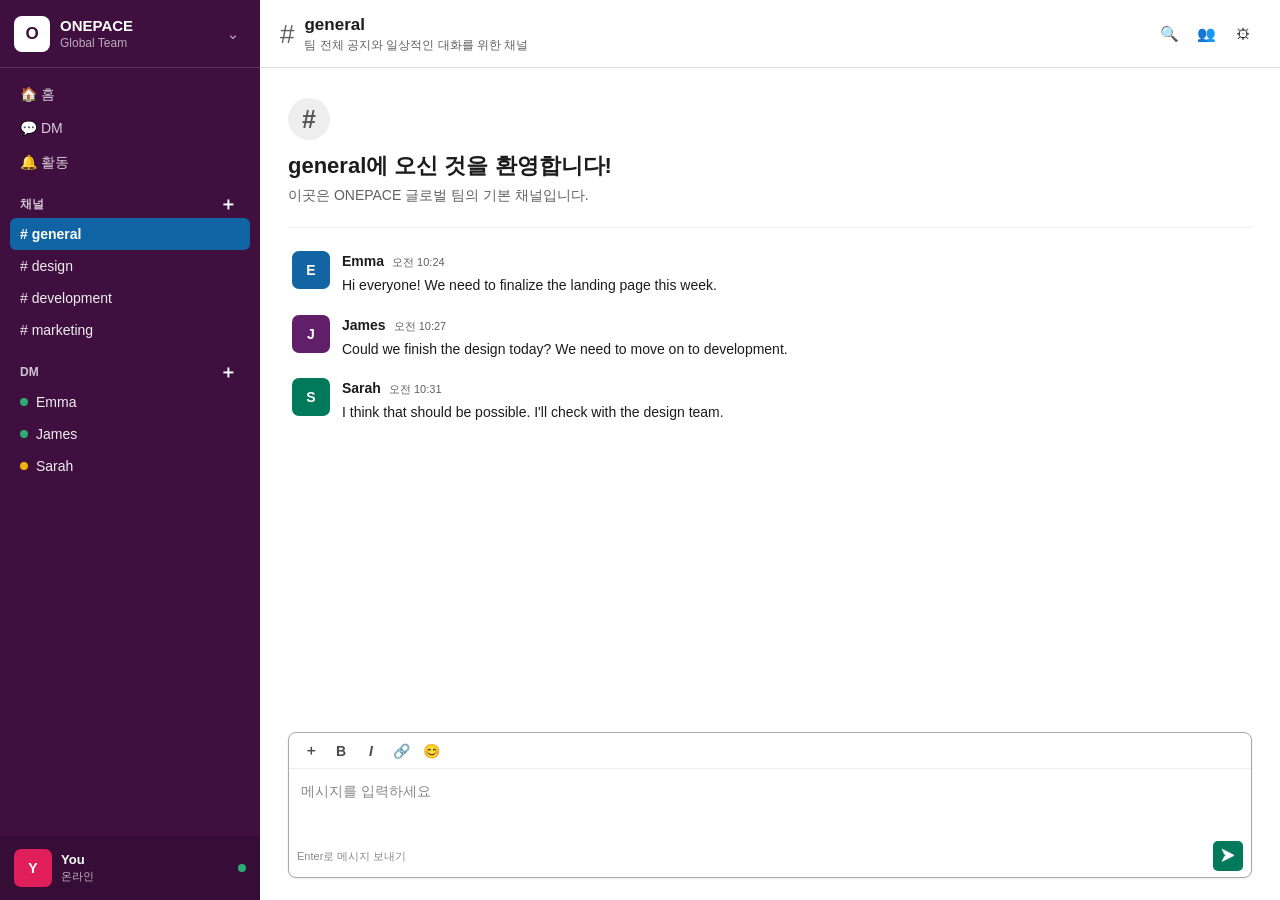
<file: index.html>
<!DOCTYPE html>
<html lang="ko">
<head>
  <meta charset="UTF-8" />
  <meta name="viewport" content="width=device-width, initial-scale=1.0" />
  <title>ONEPACE — Slack Demo</title>
  <link rel="stylesheet" href="styles.css" />
</head>
<body>
  <div class="app">
    <aside class="sidebar">
      <div class="workspace">
        <div class="workspace-avatar">O</div>
        <div class="workspace-info">
          <strong>ONEPACE</strong>
          <span>Global Team</span>
        </div>
        <button class="icon-btn" aria-label="워크스페이스 메뉴">⌄</button>
      </div>

      <div class="sidebar-section quick">
        <button>🏠 <span>홈</span></button>
        <button>💬 <span>DM</span></button>
        <button>🔔 <span>활동</span></button>
      </div>

      <div class="sidebar-section">
        <div class="section-title">
          <span>채널</span>
          <button class="plus-btn">＋</button>
        </div>
        <button class="channel active" data-channel="general"># general</button>
        <button class="channel" data-channel="design"># design</button>
        <button class="channel" data-channel="development"># development</button>
        <button class="channel" data-channel="marketing"># marketing</button>
      </div>

      <div class="sidebar-section">
        <div class="section-title">
          <span>DM</span>
          <button class="plus-btn">＋</button>
        </div>
        <button class="person"><i class="status online"></i> Emma</button>
        <button class="person"><i class="status online"></i> James</button>
        <button class="person"><i class="status away"></i> Sarah</button>
      </div>

      <div class="profile">
        <div class="avatar me">Y</div>
        <div>
          <strong>You</strong>
          <span>온라인</span>
        </div>
        <i class="status online"></i>
      </div>
    </aside>

    <main class="main">
      <header class="topbar">
        <div class="channel-title">
          <span class="hash">#</span>
          <div>
            <h1 id="channelName">general</h1>
            <span id="channelDescription">팀 전체 공지와 일상적인 대화를 위한 채널</span>
          </div>
        </div>
        <div class="top-actions">
          <button class="top-btn">🔍</button>
          <button class="top-btn">👥</button>
          <button class="top-btn">⚙</button>
        </div>
      </header>

      <section class="messages" id="messages">
        <div class="channel-intro">
          <div class="large-hash">#</div>
          <h2 id="introTitle">general에 오신 것을 환영합니다!</h2>
          <p>이곳은 ONEPACE 글로벌 팀의 기본 채널입니다.</p>
        </div>

        <article class="message">
          <div class="avatar emma">E</div>
          <div class="message-content">
            <div class="message-meta"><strong>Emma</strong><span>오전 10:24</span></div>
            <p>Hi everyone! We need to finalize the landing page this week.</p>
          </div>
        </article>

        <article class="message">
          <div class="avatar james">J</div>
          <div class="message-content">
            <div class="message-meta"><strong>James</strong><span>오전 10:27</span></div>
            <p>Could we finish the design today? We need to move on to development.</p>
          </div>
        </article>

        <article class="message">
          <div class="avatar sarah">S</div>
          <div class="message-content">
            <div class="message-meta"><strong>Sarah</strong><span>오전 10:31</span></div>
            <p>I think that should be possible. I'll check with the design team.</p>
          </div>
        </article>
      </section>

      <div class="composer-wrap">
        <div class="composer">
          <div class="composer-tools">
            <button>＋</button>
            <button>B</button>
            <button><i>I</i></button>
            <button>🔗</button>
            <button>😊</button>
          </div>
          <textarea id="messageInput" rows="2" placeholder="메시지를 입력하세요"></textarea>
          <div class="composer-bottom">
            <div class="composer-hint">Enter로 메시지 보내기</div>
            <button class="send-btn" id="sendBtn">➤</button>
          </div>
        </div>
      </div>
    </main>

    <aside class="right-panel hidden" id="rightPanel">
      <div class="panel-header">
        <strong>ONEPACE</strong>
        <button id="closePanel">×</button>
      </div>
      <div class="panel-body">
        <div class="ai-badge">✦ AI</div>
        <h2>AI 요약</h2>
        <p class="muted">현재 채널의 대화를 업무 기준으로 정리합니다.</p>

        <label>요약 기준</label>
        <div class="select">목표 / 담당자 / 시작·종료 기간 <span>⌄</span></div>

        <button class="primary" id="summaryBtn">AI 요약 요청</button>

        <div class="summary-result hidden" id="summaryResult">
          <div class="result-title">요약 결과</div>
          <div class="result-item">
            <span>목표</span>
            <strong>Landing page 디자인 최종 확정</strong>
          </div>
          <div class="result-item">
            <span>담당자</span>
            <strong>Design Team</strong>
          </div>
          <div class="result-item">
            <span>기간</span>
            <strong>이번 주</strong>
          </div>
          <div class="result-item">
            <span>Action Item</span>
            <strong>오늘까지 디자인 가능 여부 확인</strong>
          </div>
          <button class="secondary" id="postSummary">확인 및 채널 전송</button>
        </div>
      </div>
    </aside>
  </div>

  <div class="toast hidden" id="toast"></div>
  <script src="app.js"></script>
</body>
</html>
</file>
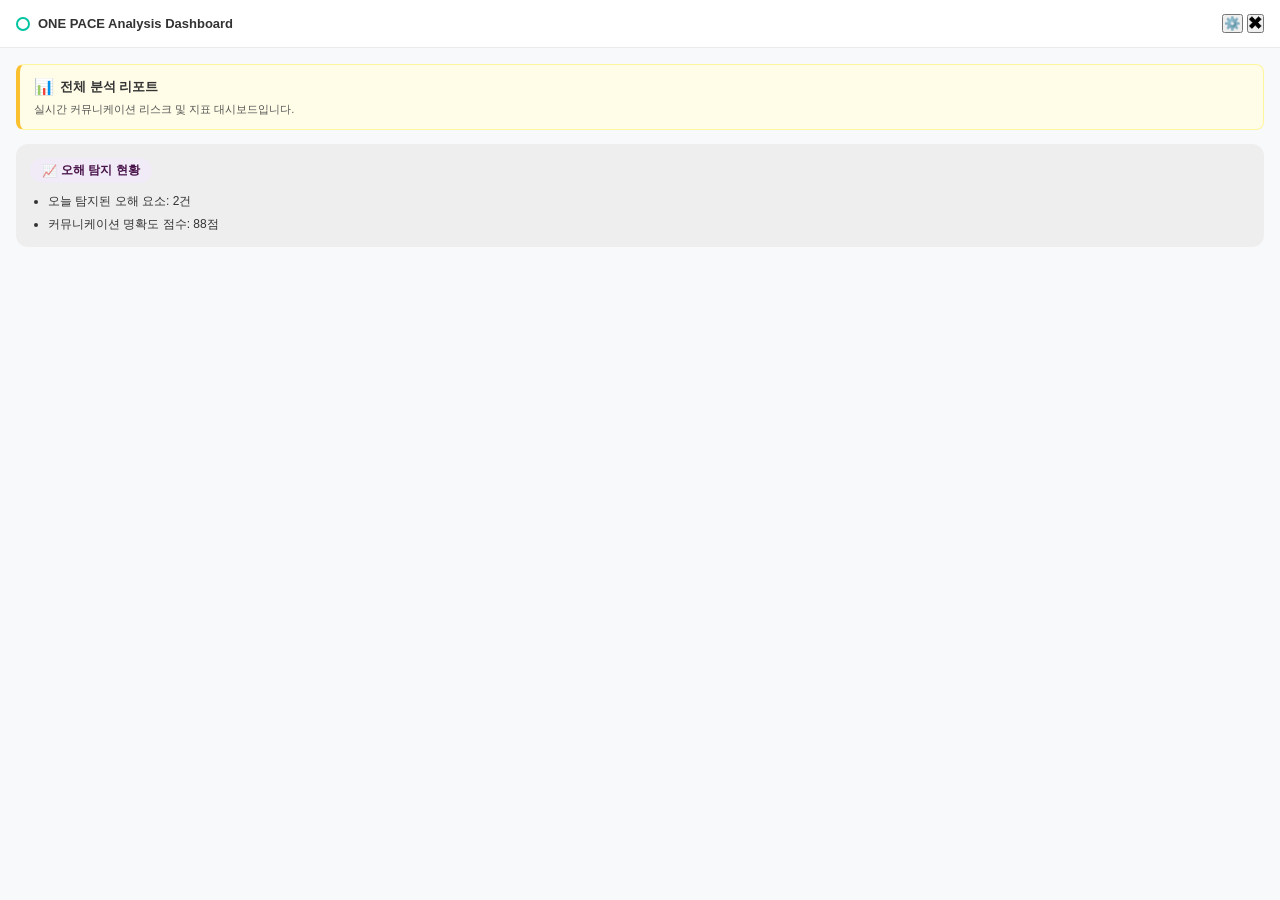
<file: dashboard.html>
<!DOCTYPE html>
<html lang="ko">
<head>
  <meta charset="UTF-8">
  <link rel="stylesheet" type="text/css" href="sidepanel.css">
</head>
<body>
  <div class="panel-container">
    <header class="header">
      <div class="title-wrap">
        <span class="logo-icon"></span>
        <h1 class="title">ONE PACE Analysis Dashboard</h1>
      </div>
      <div class="header-actions">
        <button class="icon-btn">⚙️</button>
        <button class="icon-btn">✖</button>
      </div>
    </header>

    <main class="content">
      <section class="alert-box">
        <div class="alert-header">
          <div class="alert-title-wrap">
            <span class="bulb-icon">📊</span>
            <span class="alert-title">전체 분석 리포트</span>
          </div>
        </div>
        <p class="link-text">실시간 커뮤니케이션 리스크 및 지표 대시보드입니다.</p>
      </section>

      <section class="card-section">
        <div class="badge badge-purple">
          <span>📈</span> 오해 탐지 현황
        </div>
        <ul class="info-list">
          <li>오늘 탐지된 오해 요소: 2건</li>
          <li>커뮤니케이션 명확도 점수: 88점</li>
        </ul>
      </section>
    </main>
  </div>
</body>
</html>
</file>
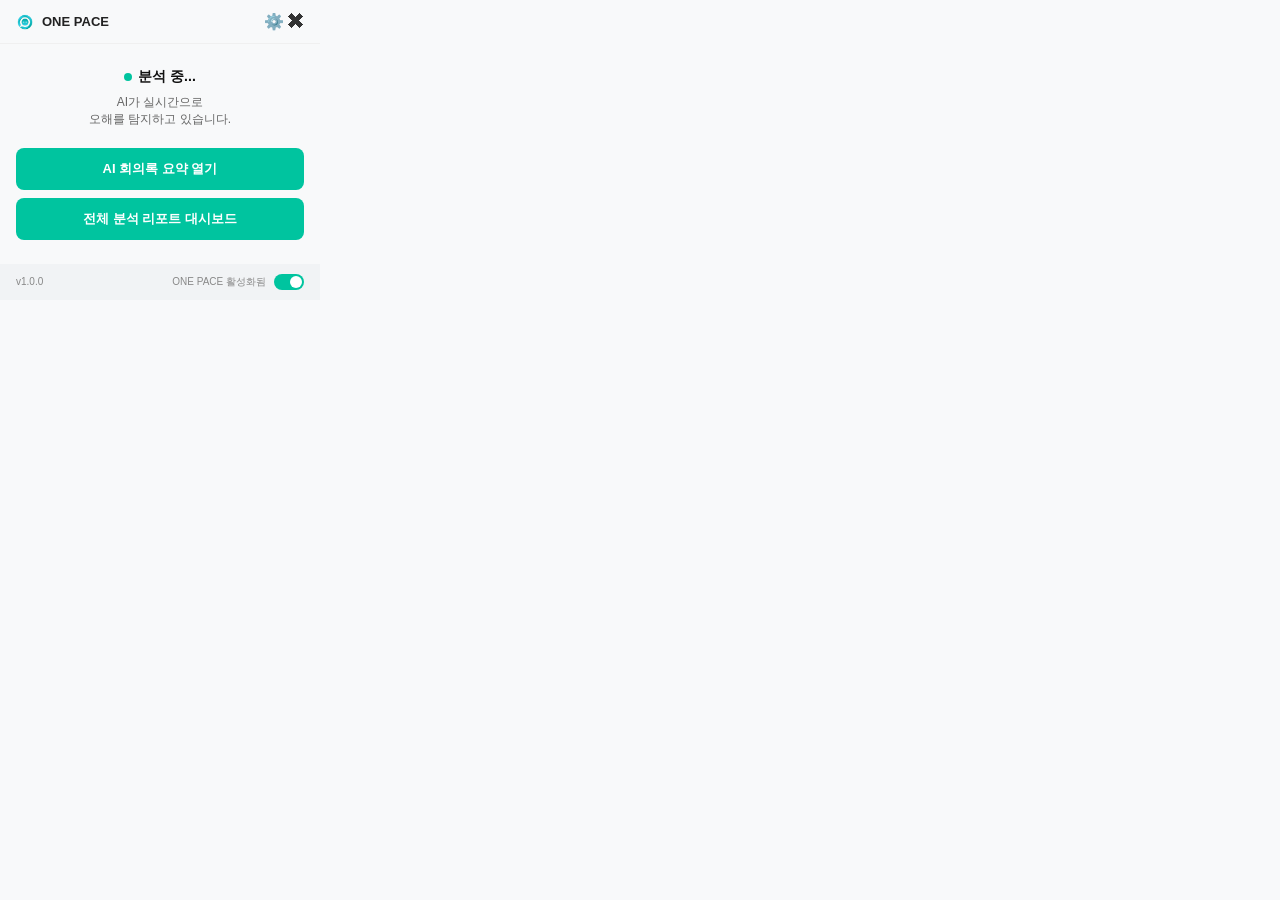
<file: popup.html>
<!DOCTYPE html>
<html lang="ko" style="width: 320px; min-width: 320px;">
<head>
  <meta charset="UTF-8">
  <link rel="stylesheet" type="text/css" href="popup.css">
</head>
<body style="width: 320px; min-width: 320px; margin: 0; padding: 0;">
  <div class="card">
    <div class="card-header">
<div class="logo-title">
  <img
    src="assets/onepace-logo.png"
    class="logo-icon"
    alt="ONE PACE"
  >
  <span>ONE PACE</span>
</div>
      <div class="header-icons">
        <span>⚙️</span>
        <span>✖</span>
      </div>
    </div>

    <div class="card-body" id="cardBody">
      <div class="status-badge">
        <span class="dot"></span>
        <span>분석 중...</span>
      </div>
      <p class="description">
        AI가 실시간으로<br>오해를 탐지하고 있습니다.
      </p>

      <div class="btn-group">
        <button class="btn" id="summaryBtn">AI 회의록 요약 열기</button>
        <button class="btn" id="dashboardBtn">전체 분석 리포트 대시보드</button>
      </div>
    </div>

    <div class="card-footer">
      <span class="version">v1.0.0</span>
      <div class="toggle-wrap">
        <span id="toggleStatusText">ONE PACE 활성화됨</span>
        <label class="switch">
          <input type="checkbox" id="activeToggle" checked>
          <span class="slider"></span>
        </label>
      </div>
    </div>
  </div>

  <script src="popup.js"></script>
</body>
</html>
</file>
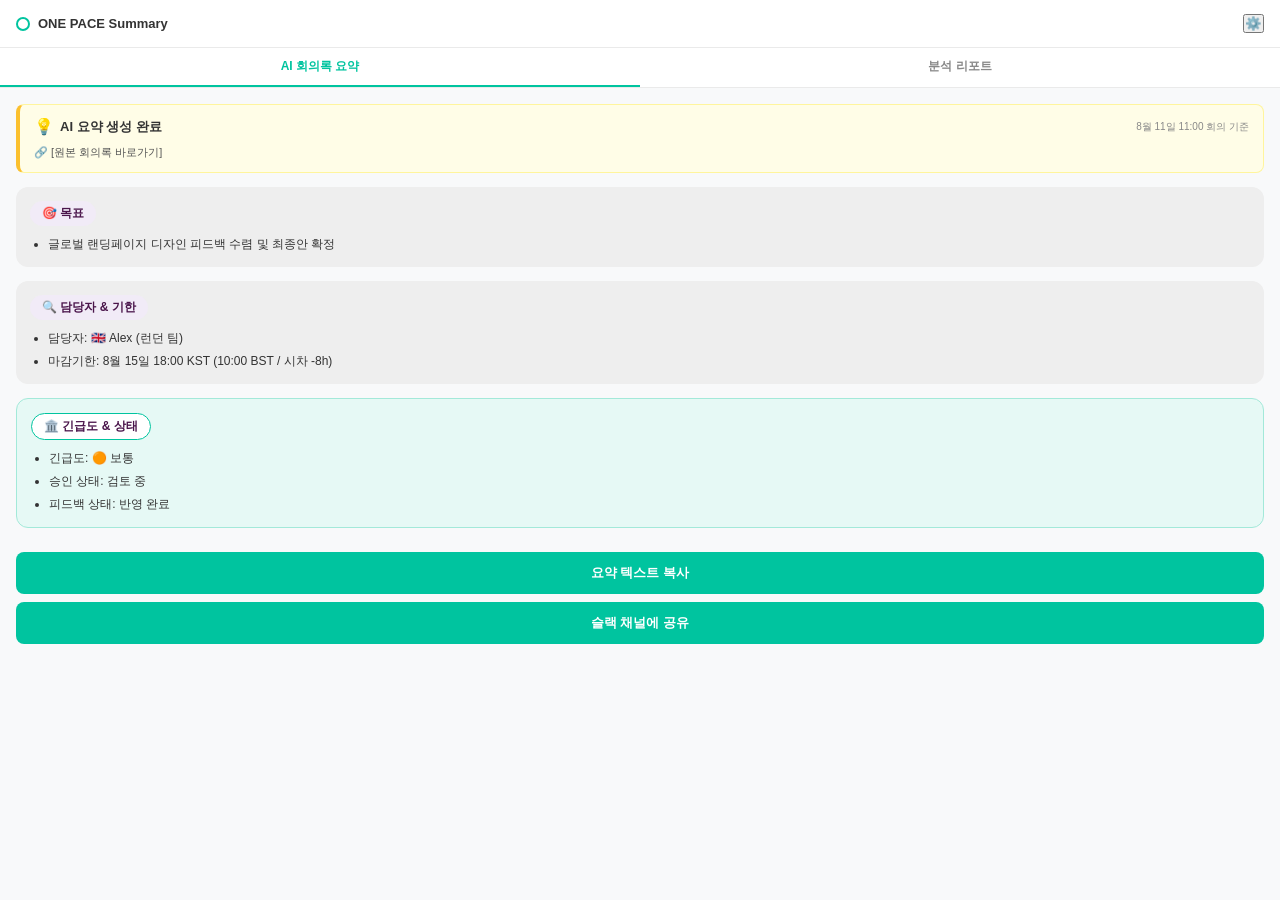
<file: sidepanel.html>
<!DOCTYPE html>
<html lang="ko">
<head>
  <meta charset="UTF-8">
  <link rel="stylesheet" type="text/css" href="sidepanel.css">
</head>
<body>
  <div class="panel-container">
    <!-- 헤더 -->
    <header class="header">
      <div class="title-wrap">
        <span class="logo-icon"></span>
        <h1 class="title">ONE PACE Summary</h1>
      </div>
      <div class="header-actions">
        <button class="icon-btn">⚙️</button>
      </div>
    </header>

    <!-- 탭 상단 전환 버튼 -->
    <div class="tab-menu">
      <button class="tab-btn active" id="tabSummary">AI 회의록 요약</button>
      <button class="tab-btn" id="tabDashboard">분석 리포트</button>
    </div>

    <!-- 1. AI 회의록 요약 영역 -->
    <main class="content" id="summaryView">
      <section class="alert-box">
        <div class="alert-header">
          <div class="alert-title-wrap">
            <span class="bulb-icon">💡</span>
            <span class="alert-title">AI 요약 생성 완료</span>
          </div>
          <span class="alert-date">8월 11일 11:00 회의 기준</span>
        </div>
        <a href="#" class="link-text">🔗 [원본 회의록 바로가기]</a>
      </section>

      <section class="card-section">
        <div class="badge badge-purple">🎯 목표</div>
        <ul class="info-list">
          <li>글로벌 랜딩페이지 디자인 피드백 수렴 및 최종안 확정</li>
        </ul>
      </section>

      <section class="card-section">
        <div class="badge badge-purple">🔍 담당자 & 기한</div>
        <ul class="info-list">
          <li>담당자: 🇬🇧 Alex (런던 팀)</li>
          <li>마감기한: 8월 15일 18:00 KST (10:00 BST / 시차 -8h)</li>
        </ul>
      </section>

      <section class="card-section card-mint">
        <div class="badge badge-mint-border">🏛️ 긴급도 & 상태</div>
        <ul class="info-list">
          <li>긴급도: 🟠 보통</li>
          <li>승인 상태: 검토 중</li>
          <li>피드백 상태: 반영 완료</li>
        </ul>
      </section>

      <div class="action-buttons">
        <button class="btn btn-primary">요약 텍스트 복사</button>
        <button class="btn btn-primary">슬랙 채널에 공유</button>
      </div>
    </main>

    <!-- 2. 전체 분석 리포트 영역 (기본 숨김) -->
    <main class="content" id="dashboardView" style="display: none;">
      <section class="alert-box">
        <div class="alert-header">
          <div class="alert-title-wrap">
            <span class="bulb-icon">📊</span>
            <span class="alert-title">전체 분석 리포트</span>
          </div>
        </div>
        <p class="link-text">실시간 커뮤니케이션 리스크 및 지표 대시보드입니다.</p>
      </section>

      <section class="card-section">
        <div class="badge badge-purple">📈 오해 탐지 현황</div>
        <ul class="info-list">
          <li>오늘 탐지된 오해 요소: 2건</li>
          <li>커뮤니케이션 명확도 점수: 88점</li>
        </ul>
      </section>
    </main>
  </div>

  <script src="sidepanel.js"></script>
</body>
</html>
</file>
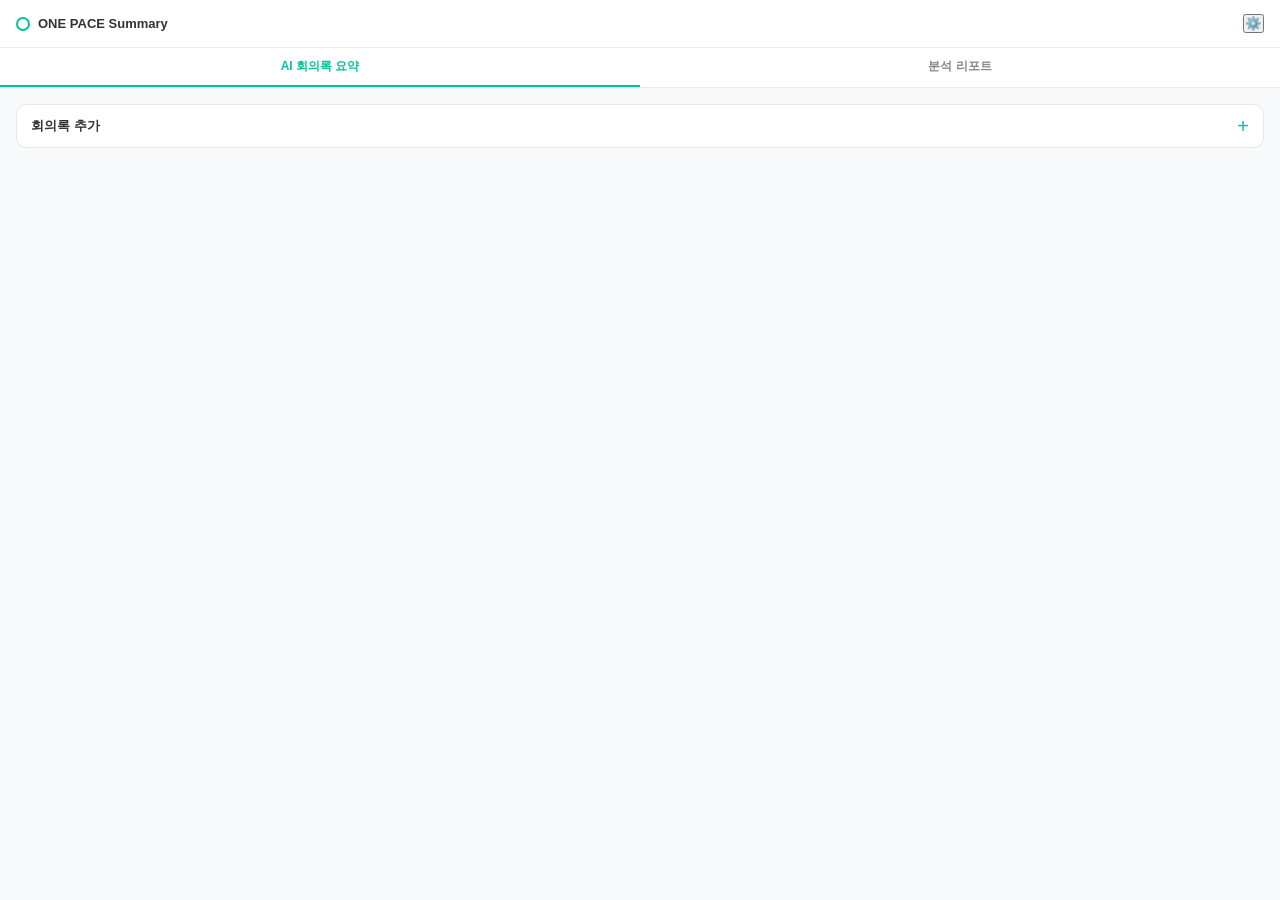
<file: 크롬 확장/sidepanel.html>
<!DOCTYPE html>
<html lang="ko">
<head>
  <meta charset="UTF-8">
  <link rel="stylesheet" type="text/css" href="sidepanel.css">
</head>

<body>
  <div class="panel-container">

    <!-- 헤더 -->
    <header class="header">
      <div class="title-wrap">
        <span class="logo-icon"></span>
        <h1 class="title">ONE PACE Summary</h1>
      </div>

      <div class="header-actions">
        <button class="icon-btn">⚙️</button>
      </div>
    </header>


    <!-- 탭 -->
    <div class="tab-menu">
      <button class="tab-btn active" id="tabSummary">
        AI 회의록 요약
      </button>

      <button class="tab-btn" id="tabDashboard">
        분석 리포트
      </button>
    </div>


    <!-- ========================================================
         1. AI 회의록 요약
         ======================================================== -->

    <main class="content" id="summaryView">


      <!-- 회의록 추가 -->
      <section class="meeting-upload-section">

        <input
          type="file"
          id="meetingFileInput"
          accept=".txt,.json,.md,.docx"
          hidden
        >

        <button
          type="button"
          class="meeting-upload-button"
          id="meetingUploadButton"
        >
          <span>회의록 추가</span>
          <span class="meeting-upload-plus">+</span>
        </button>

        <div
          class="meeting-file-info"
          id="meetingFileInfo"
          style="display: none;"
        >
          <span id="meetingFileName"></span>

          <button
            type="button"
            id="meetingFileRemove"
            class="meeting-file-remove"
          >
            ×
          </button>
        </div>

        <button
          type="button"
          id="meetingSummaryButton"
          class="meeting-summary-button"
          style="display: none;"
        >
          AI로 회의록 요약하기
        </button>

      </section>


      <!-- AI 상태 -->
      <section
        class="meeting-loading"
        id="meetingLoading"
        style="display: none;"
      >
        <span class="meeting-loading-icon">✦</span>
        <span>AI가 회의 내용을 분석하고 있습니다...</span>
      </section>


      <!-- ======================================================
           AI 결과
           ====================================================== -->

      <div id="meetingSummaryResult">


        <!-- 상단 상태 -->
        <section class="alert-box">

          <div class="alert-header">

            <div class="alert-title-wrap">
              <span class="bulb-icon">💡</span>

              <span
                class="alert-title"
                id="summaryTitle"
              >
                AI 요약 생성 완료
              </span>
            </div>

            <span
              class="alert-date"
              id="summaryDate"
            >
              -
            </span>

          </div>

          <a
            href="#"
            class="link-text"
            id="originalMeetingLink"
          >
            🔗 [원본 회의록 바로가기]
          </a>

        </section>


        <!-- 목표 -->
        <section class="card-section">

          <div class="badge badge-purple">
            🎯 목표
          </div>

          <ul class="info-list">
            <li id="meetingGoal">
              글로벌 랜딩페이지 디자인 피드백 수렴 및 최종안 확정
            </li>
          </ul>

        </section>


        <!-- 담당자 & 기한 -->
        <section class="card-section">

          <div class="badge badge-purple">
            🔍 담당자 & 기한
          </div>

          <ul
            class="info-list"
            id="meetingActionInfo"
          >
            <li>
              담당자: 🇬🇧 Alex (런던 팀)
            </li>

            <li>
              마감기한: 8월 15일 18:00 KST
            </li>
          </ul>

        </section>


        <!-- 긴급도 & 상태 -->
        <section class="card-section card-mint">

          <div class="badge badge-mint-border">
            🏛️ 긴급도 & 상태
          </div>

          <ul
            class="info-list"
            id="meetingStatusInfo"
          >
            <li>
              긴급도: 🟠 보통
            </li>

            <li>
              승인 상태: 검토 중
            </li>

            <li>
              피드백 상태: 반영 완료
            </li>
          </ul>

        </section>


        <!-- 회의 요약 -->
        <section class="card-section">

          <div class="badge badge-purple">
            📝 회의 요약
          </div>

          <p
            class="meeting-summary-text"
            id="meetingSummaryText"
          >
            논의된 내용을 바탕으로 다음 일정과 담당자가 정리되었습니다.
          </p>

        </section>


        <!-- 결정사항 -->
        <section
          class="card-section"
          id="decisionsSection"
        >

          <div class="badge badge-purple">
            ✅ 결정사항
          </div>

          <ul
            class="info-list"
            id="meetingDecisions"
          >
            <li>결정된 사항이 없습니다.</li>
          </ul>

        </section>


        <!-- 버튼 -->
        <div class="action-buttons">

          <button
            class="btn btn-primary"
            id="copySummaryButton"
          >
            요약 텍스트 복사
          </button>

          <button
            class="btn btn-primary"
            id="shareSummaryButton"
          >
            슬랙 채널에 공유
          </button>

        </div>

      </div>

    </main>


    <!-- ========================================================
         2. 전체 분석 리포트
         ======================================================== -->

    <main
      class="content"
      id="dashboardView"
      style="display: none;"
    >

      <section class="alert-box">

        <div class="alert-header">

          <div class="alert-title-wrap">
            <span class="bulb-icon">📊</span>

            <span class="alert-title">
              전체 분석 리포트
            </span>
          </div>

        </div>

        <p class="link-text">
          실시간 커뮤니케이션 리스크 및 지표 대시보드입니다.
        </p>

      </section>


      <section class="card-section">

        <div class="badge badge-purple">
          📈 오해 탐지 현황
        </div>

        <ul class="info-list">

          <li>
            오늘 탐지된 오해 요소: 2건
          </li>

          <li>
            커뮤니케이션 명확도 점수: 88점
          </li>

        </ul>

      </section>

    </main>

  </div>


  <script src="sidepanel.js"></script>

</body>
</html>
</file>
<file: styles.css>
* {
  box-sizing: border-box;
}

:root {
  --sidebar: #3f0f40;
  --sidebar-hover: #5a245b;
  --sidebar-active: #1164a3;
  --sidebar-text: #d1c4d1;
  --border: #ddd;
  --text: #1d1c1d;
  --muted: #616061;
  --bg: #fff;
}

html,
body {
  margin: 0;
  width: 100%;
  height: 100%;
  font-family: Arial, "Noto Sans KR", sans-serif;
  color: var(--text);
  background: var(--bg);
}

body {
  overflow: hidden;
}

button,
textarea {
  font: inherit;
}

button {
  border: 0;
  background: none;
  cursor: pointer;
}

.app {
  display: flex;
  width: 100%;
  height: 100vh;
  overflow: hidden;
}

/* =========================
   LEFT SIDEBAR
========================= */

.sidebar {
  width: 260px;
  min-width: 260px;
  height: 100vh;
  background: var(--sidebar);
  color: #fff;
  display: flex;
  flex-direction: column;
}

.workspace {
  height: 68px;
  min-height: 68px;
  padding: 12px 14px;
  display: flex;
  align-items: center;
  gap: 10px;
  border-bottom: 1px solid rgba(255, 255, 255, 0.15);
}

.workspace-avatar {
  width: 36px;
  height: 36px;
  flex: 0 0 36px;
  border-radius: 8px;
  background: #fff;
  color: var(--sidebar);
  display: grid;
  place-items: center;
  font-size: 17px;
  font-weight: 800;
}

.workspace-info {
  flex: 1;
  min-width: 0;
  display: flex;
  flex-direction: column;
  gap: 3px;
}

.workspace-info strong {
  font-size: 15px;
  line-height: 1;
}

.workspace-info span {
  font-size: 12px;
  color: rgba(255, 255, 255, 0.65);
}

.icon-btn {
  width: 28px !important;
  padding: 0 !important;
  color: #fff !important;
  text-align: center !important;
  font-size: 18px !important;
}

.sidebar-section {
  padding: 12px 10px 0;
}

.sidebar-section.quick {
  display: grid;
  gap: 2px;
  padding-top: 10px;
}

.sidebar-section button {
  width: 100%;
  height: 32px;
  padding: 6px 10px;
  color: #eee;
  text-align: left;
  border-radius: 6px;
  font-size: 14px;
  line-height: 20px;
  transition: background 0.12s ease;
}

.sidebar-section button:hover {
  background: var(--sidebar-hover);
}

.sidebar-section.quick button {
  color: #d9cdd9;
}

.section-title {
  height: 28px;
  display: flex;
  align-items: center;
  justify-content: space-between;
  padding: 0 10px;
  color: var(--sidebar-text);
  font-size: 12px;
  font-weight: 700;
  text-transform: uppercase;
}

.section-title .plus-btn {
  width: auto;
  height: 24px;
  padding: 0 3px;
  color: #fff;
  font-size: 18px;
}

.channel {
  white-space: nowrap;
  overflow: hidden;
  text-overflow: ellipsis;
}

.channel.active {
  background: var(--sidebar-active);
  color: #fff;
  font-weight: 700;
}

.person {
  display: flex !important;
  align-items: center;
  gap: 8px;
}

.status {
  display: inline-block;
  width: 8px;
  height: 8px;
  flex: 0 0 8px;
  border-radius: 50%;
  background: #2bac76;
}

.status.away {
  background: #eab308;
}

.profile {
  margin-top: auto;
  padding: 12px 14px;
  min-height: 64px;
  display: flex;
  align-items: center;
  gap: 9px;
  background: rgba(0, 0, 0, 0.15);
}

.profile > div:nth-child(2) {
  flex: 1;
  min-width: 0;
  display: flex;
  flex-direction: column;
  gap: 2px;
}

.profile strong {
  font-size: 13px;
}

.profile span {
  font-size: 11px;
  opacity: 0.7;
}

/* =========================
   MAIN
========================= */

.main {
  min-width: 0;
  flex: 1;
  height: 100vh;
  display: flex;
  flex-direction: column;
  position: relative;
  background: #fff;
}

.topbar {
  height: 68px;
  min-height: 68px;
  padding: 0 20px;
  border-bottom: 1px solid var(--border);
  display: flex;
  align-items: center;
  justify-content: space-between;
  background: #fff;
}

.channel-title {
  min-width: 0;
  display: flex;
  align-items: center;
  gap: 10px;
}

.hash {
  color: #616061;
  font-size: 26px;
  font-weight: 400;
  line-height: 1;
}

.channel-title > div {
  min-width: 0;
}

.channel-title h1 {
  margin: 0;
  font-size: 17px;
  line-height: 21px;
  font-weight: 700;
}

.channel-title span:last-child {
  display: block;
  max-width: 600px;
  margin-top: 2px;
  color: var(--muted);
  font-size: 12px;
  white-space: nowrap;
  overflow: hidden;
  text-overflow: ellipsis;
}

.top-actions {
  display: flex;
  align-items: center;
  gap: 3px;
  margin-left: 20px;
}

.top-btn {
  width: 34px;
  height: 34px;
  display: grid;
  place-items: center;
  border-radius: 6px;
  font-size: 15px;
}

.top-btn:hover {
  background: #f3f3f3;
}

/* =========================
   MESSAGE AREA
========================= */

.messages {
  flex: 1;
  min-height: 0;
  overflow-y: auto;
  padding: 0 28px 150px;
  scrollbar-width: thin;
}

.channel-intro {
  padding: 30px 0 22px;
  margin-bottom: 14px;
  border-bottom: 1px solid #eee;
}

.large-hash {
  width: 42px;
  height: 42px;
  display: grid;
  place-items: center;
  border-radius: 50%;
  background: #eee;
  color: #555;
  font-size: 25px;
  font-weight: 700;
}

.channel-intro h2 {
  margin: 12px 0 5px;
  font-size: 22px;
  line-height: 28px;
}

.channel-intro p {
  margin: 0;
  color: var(--muted);
  font-size: 14px;
  line-height: 20px;
}

.message {
  display: flex;
  gap: 12px;
  padding: 9px 4px;
  border-radius: 6px;
  transition: background 0.1s ease;
}

.message:hover {
  background: #f8f8f8;
}

.avatar {
  width: 38px;
  height: 38px;
  flex: 0 0 38px;
  display: grid;
  place-items: center;
  border-radius: 7px;
  color: #fff;
  font-size: 14px;
  font-weight: 700;
}

.avatar.emma {
  background: #1264a3;
}

.avatar.james {
  background: #611f69;
}

.avatar.sarah {
  background: #007a5a;
}

.avatar.me {
  background: #e01e5a;
}

.message-content {
  min-width: 0;
  padding-top: 1px;
}

.message-meta {
  display: flex;
  align-items: baseline;
  gap: 8px;
  line-height: 18px;
}

.message-meta strong {
  font-size: 14px;
  font-weight: 700;
}

.message-meta span {
  color: var(--muted);
  font-size: 11px;
}

.message-content p {
  margin: 4px 0 0;
  color: #1d1c1d;
  font-size: 14px;
  line-height: 1.55;
  white-space: pre-wrap;
  word-break: break-word;
}

/* =========================
   MESSAGE COMPOSER
========================= */

.composer-wrap {
  position: absolute;
  left: 0;
  right: 0;
  bottom: 0;
  z-index: 10;
  padding: 14px 28px 22px;
  background: linear-gradient(
    to bottom,
    rgba(255, 255, 255, 0),
    rgba(255, 255, 255, 0.95) 20%,
    #fff 38%
  );
}

.composer {
  width: 100%;
  border: 1px solid #a8a8a8;
  border-radius: 8px;
  background: #fff;
  overflow: hidden;
  box-shadow: 0 1px 3px rgba(0, 0, 0, 0.08);
}

.composer:focus-within {
  border-color: #1264a3;
  box-shadow: 0 0 0 1px #1264a3;
}

.composer-tools {
  height: 36px;
  display: flex;
  align-items: center;
  gap: 2px;
  padding: 0 8px;
  border-bottom: 1px solid #eee;
}

.composer-tools button {
  width: 28px;
  height: 28px;
  padding: 0;
  display: grid;
  place-items: center;
  border-radius: 5px;
  color: #4a4a4a;
  font-size: 14px;
  font-weight: 700;
}

.composer-tools button:hover {
  background: #f0f0f0;
}

#messageInput {
  display: block;
  width: 100%;
  min-height: 66px;
  padding: 12px;
  border: 0;
  outline: 0;
  resize: none;
  color: var(--text);
  background: #fff;
  font-size: 14px;
  line-height: 20px;
}

#messageInput::placeholder {
  color: #888;
}

.composer-bottom {
  height: 42px;
  display: flex;
  align-items: center;
  justify-content: space-between;
  padding: 6px 8px;
}

.composer-hint {
  color: #888;
  font-size: 11px;
}

.send-btn {
  width: 30px;
  height: 30px;
  display: grid;
  place-items: center;
  border-radius: 5px;
  background: #007a5a;
  color: #fff;
  font-size: 14px;
}

.send-btn:hover {
  background: #006b4f;
}

/* =========================
   ONEPACE RIGHT PANEL
========================= */

.right-panel {
  width: 360px;
  min-width: 360px;
  height: 100vh;
  border-left: 1px solid var(--border);
  background: #fff;
  box-shadow: -3px 0 12px rgba(0, 0, 0, 0.05);
  overflow-y: auto;
}

.right-panel.hidden {
  display: none;
}

.panel-header {
  height: 68px;
  padding: 0 18px;
  border-bottom: 1px solid var(--border);
  display: flex;
  align-items: center;
  justify-content: space-between;
}

.panel-header strong {
  font-size: 16px;
}

.panel-header button {
  width: 32px;
  height: 32px;
  display: grid;
  place-items: center;
  border-radius: 5px;
  color: #666;
  font-size: 24px;
}

.panel-header button:hover {
  background: #f3f3f3;
}

.panel-body {
  padding: 22px 20px;
}

.ai-badge {
  display: inline-flex;
  align-items: center;
  padding: 4px 8px;
  border-radius: 20px;
  background: #f1e7ff;
  color: #611f69;
  font-size: 11px;
  font-weight: 700;
}

.panel-body h2 {
  margin: 10px 0 5px;
  font-size: 22px;
  line-height: 28px;
}

.muted {
  margin: 0 0 22px;
  color: var(--muted);
  font-size: 13px;
  line-height: 1.5;
}

.panel-body label {
  display: block;
  margin-bottom: 7px;
  font-size: 12px;
  font-weight: 700;
}

.select {
  min-height: 42px;
  padding: 11px 12px;
  margin-bottom: 12px;
  display: flex;
  align-items: center;
  justify-content: space-between;
  gap: 10px;
  border: 1px solid #ccc;
  border-radius: 6px;
  color: #333;
  font-size: 13px;
}

.primary,
.secondary {
  width: 100%;
  border-radius: 6px;
  padding: 10px;
  font-weight: 700;
  font-size: 13px;
}

.primary {
  color: #fff;
  background: #611f69;
}

.primary:hover {
  background: #4e1856;
}

.secondary {
  margin-top: 15px;
  background: #f1f1f1;
  color: #333;
}

.secondary:hover {
  background: #e5e5e5;
}

.summary-result {
  margin-top: 22px;
  padding-top: 18px;
  border-top: 1px solid #eee;
}

.summary-result.hidden {
  display: none;
}

.result-title {
  margin-bottom: 12px;
  font-size: 14px;
  font-weight: 700;
}

.result-item {
  padding: 10px 0;
  border-bottom: 1px solid #eee;
}

.result-item span {
  display: block;
  margin-bottom: 4px;
  color: var(--muted);
  font-size: 11px;
}

.result-item strong {
  display: block;
  font-size: 13px;
  line-height: 1.4;
}

/* =========================
   TOAST
========================= */

.toast {
  position: fixed;
  left: 50%;
  bottom: 25px;
  z-index: 100;
  transform: translateX(-50%);
  padding: 10px 16px;
  border-radius: 6px;
  background: #1d1c1d;
  color: #fff;
  font-size: 13px;
  box-shadow: 0 4px 12px rgba(0, 0, 0, 0.2);
}

.toast.hidden {
  display: none;
}

/* =========================
   ONEPACE EXTENSION
========================= */

#onepace-root {
  position: relative;
  z-index: 1000;
}

/* =========================
   SCROLLBAR
========================= */

.messages::-webkit-scrollbar,
.right-panel::-webkit-scrollbar {
  width: 8px;
}

.messages::-webkit-scrollbar-thumb,
.right-panel::-webkit-scrollbar-thumb {
  background: #c7c7c7;
  border-radius: 8px;
}

.messages::-webkit-scrollbar-track,
.right-panel::-webkit-scrollbar-track {
  background: transparent;
}

/* =========================
   RESPONSIVE
========================= */

@media (max-width: 1100px) {
  .sidebar {
    width: 230px;
    min-width: 230px;
  }

  .right-panel {
    width: 320px;
    min-width: 320px;
  }
}

@media (max-width: 800px) {
  .right-panel {
    display: none;
  }
}

@media (max-width: 650px) {
  .sidebar {
    width: 220px;
    min-width: 220px;
  }

  .messages {
    padding-left: 18px;
    padding-right: 18px;
  }

  .composer-wrap {
    padding-left: 18px;
    padding-right: 18px;
  }
}
</file>
<file: sidepanel.css>
* {
  box-sizing: border-box;
  margin: 0;
  padding: 0;
  font-family: -apple-system, BlinkMacSystemFont, "Segoe UI", Roboto, sans-serif;
}

body {
  background-color: #f8f9fa;
  color: #333;
}

.panel-container {
  width: 100%;
  min-height: 100vh;
  display: flex;
  flex-direction: column;
}

/* 탭 메뉴 스타일 */
.tab-menu {
  display: flex;
  background-color: #ffffff;
  border-bottom: 1px solid #eaeaea;
}

.tab-btn {
  flex: 1;
  padding: 10px 0;
  border: none;
  background: none;
  font-size: 12px;
  font-weight: 600;
  color: #888;
  cursor: pointer;
  border-bottom: 2px solid transparent;
}

.tab-btn.active {
  color: #00c49f;
  border-bottom: 2px solid #00c49f;
}

/* 기존 CSS 동일 */
.header {
  display: flex;
  justify-content: space-between;
  align-items: center;
  padding: 14px 16px;
  background-color: #ffffff;
  border-bottom: 1px solid #eaeaea;
}

.title-wrap {
  display: flex;
  align-items: center;
  gap: 8px;
}

.logo-icon {
  width: 14px;
  height: 14px;
  border: 2.5px solid #00c49f;
  border-radius: 50%;
  display: inline-block;
}

.title {
  font-size: 13px;
  font-weight: 700;
}

.content {
  padding: 16px;
  display: flex;
  flex-direction: column;
  gap: 14px;
}

.alert-box {
  background-color: #fffde7;
  border: 1px solid #fff59d;
  border-left: 4px solid #fbc02d;
  border-radius: 8px;
  padding: 12px 14px;
}

.alert-header {
  display: flex;
  justify-content: space-between;
  align-items: center;
  margin-bottom: 6px;
}

.alert-title-wrap {
  display: flex;
  align-items: center;
  gap: 6px;
}

.alert-title {
  font-size: 13px;
  font-weight: 700;
}

.alert-date {
  font-size: 10px;
  color: #888;
}

.link-text {
  font-size: 11px;
  color: #555;
  text-decoration: none;
}

.card-section {
  background-color: #eeeeee;
  border-radius: 12px;
  padding: 14px;
  display: flex;
  flex-direction: column;
  align-items: flex-start;
  gap: 10px;
}

.card-mint {
  background-color: #e6f9f5;
  border: 1px solid #a3e9d9;
}

.badge {
  display: inline-flex;
  align-items: center;
  gap: 4px;
  padding: 4px 12px;
  border-radius: 16px;
  font-size: 12px;
  font-weight: 700;
}

.badge-purple {
  background-color: #f1ebf7;
  color: #4a154b;
}

.badge-mint-border {
  background-color: #ffffff;
  color: #4a154b;
  border: 1px solid #00c49f;
}

.info-list {
  list-style-type: disc;
  padding-left: 18px;
  display: flex;
  flex-direction: column;
  gap: 6px;
}

.info-list li {
  font-size: 12px;
  color: #333;
}

.action-buttons {
  display: flex;
  flex-direction: column;
  gap: 8px;
  margin-top: 10px;
}

.btn {
  width: 100%;
  padding: 12px 0;
  border: none;
  border-radius: 8px;
  font-size: 13px;
  font-weight: 600;
  cursor: pointer;
}

.btn-primary {
  background-color: #00c49f;
  color: #ffffff;
}
</file>
<file: popup.css>
* {
  box-sizing: border-box;
  margin: 0;
  padding: 0;
  font-family: -apple-system, BlinkMacSystemFont, "Segoe UI", Roboto, sans-serif;
}

body {
  width: 320px;
  background-color: #f8f9fa;
  color: #333;
}

.popup-card {
  width: 100%;
  background-color: #ffffff;
  display: flex;
  flex-direction: column;
}

/* 헤더 */
.card-header {
  display: flex;
  justify-content: space-between;
  align-items: center;
  padding: 12px 16px;
  border-bottom: 1px solid #f0f0f0;
}

.logo-wrap {
  display: flex;
  align-items: center;
  gap: 8px;
}

.logo-icon {
  width: 18px;
  height: 18px;
  object-fit: contain;
  display: block;
  flex-shrink: 0;
}

.logo-title {
  display: flex;
  align-items: center;
  gap: 8px;
  font-size: 13px;
  font-weight: 700;
  color: #222;
}

.brand-name {
  font-size: 13px;
  font-weight: 700;
  color: #222;
}

.header-actions {
  display: flex;
  gap: 8px;
}

.icon-btn {
  background: none;
  border: none;
  color: #888;
  font-size: 12px;
  cursor: pointer;
}

/* 메인 바디 */
.card-body {
  padding: 24px 16px;
  display: flex;
  flex-direction: column;
  align-items: center;
  text-align: center;
}

.status-badge {
  display: inline-flex;
  align-items: center;
  gap: 6px;
  font-size: 14px;
  font-weight: 700;
  color: #111;
  margin-bottom: 8px;
}

.dot {
  width: 8px;
  height: 8px;
  background-color: #00c49f;
  border-radius: 50%;
  display: inline-block;
}

.description {
  font-size: 12px;
  color: #666;
  line-height: 1.4;
  margin-bottom: 20px;
}

.btn-group {
  display: flex;
  flex-direction: column;
  gap: 8px;
  width: 100%;
}

.btn {
  width: 100%;
  padding: 12px 0;
  border: none !important;
  border-radius: 8px;
  font-size: 13px;
  font-weight: 700;
  cursor: pointer;
  background-color: #00c49f !important; /* 모든 버튼 민트색 고정 */
  color: #ffffff !important;            /* 글자색 흰색 고정 */
  transition: opacity 0.2s;
}

.btn:hover {
  opacity: 0.9;
}

.disabled-text {
  font-size: 12px;
  color: #888;
  margin-bottom: 12px;
}

.help-link {
  font-size: 11px;
  color: #666;
  text-decoration: none;
}

/* 푸터 & 토글 스위치 */
.card-footer {
  display: flex;
  justify-content: space-between;
  align-items: center;
  padding: 10px 16px;
  background-color: #f1f3f5;
  font-size: 10px;
  color: #888;
}

.toggle-wrap {
  display: flex;
  align-items: center;
  gap: 8px;
}

.toggle-text {
  font-size: 10px;
  font-weight: 500;
  color: #555;
}

.switch {
  position: relative;
  display: inline-block;
  width: 30px;
  height: 16px;
}

.switch input {
  opacity: 0;
  width: 0;
  height: 0;
}

.slider {
  position: absolute;
  cursor: pointer;
  top: 0; left: 0; right: 0; bottom: 0;
  background-color: #ccc;
  border-radius: 16px;
  transition: .3s;
}

.slider:before {
  position: absolute;
  content: "";
  height: 12px;
  width: 12px;
  left: 2px;
  bottom: 2px;
  background-color: white;
  border-radius: 50%;
  transition: .3s;
}

input:checked + .slider {
  background-color: #00c49f;
}

input:checked + .slider:before {
  transform: translateX(14px);
}
</file>
<file: 크롬 확장/sidepanel.css>
* {
  box-sizing: border-box;
  margin: 0;
  padding: 0;
  font-family: -apple-system, BlinkMacSystemFont, "Segoe UI", Roboto, sans-serif;
}

body {
  background-color: #f8f9fa;
  color: #333;
}

.panel-container {
  width: 100%;
  min-height: 100vh;
  display: flex;
  flex-direction: column;
}

/* 탭 메뉴 스타일 */
.tab-menu {
  display: flex;
  background-color: #ffffff;
  border-bottom: 1px solid #eaeaea;
}

.tab-btn {
  flex: 1;
  padding: 10px 0;
  border: none;
  background: none;
  font-size: 12px;
  font-weight: 600;
  color: #888;
  cursor: pointer;
  border-bottom: 2px solid transparent;
}

.tab-btn.active {
  color: #00c49f;
  border-bottom: 2px solid #00c49f;
}

/* 기존 CSS 동일 */
.header {
  display: flex;
  justify-content: space-between;
  align-items: center;
  padding: 14px 16px;
  background-color: #ffffff;
  border-bottom: 1px solid #eaeaea;
}

.title-wrap {
  display: flex;
  align-items: center;
  gap: 8px;
}

.logo-icon {
  width: 14px;
  height: 14px;
  border: 2.5px solid #00c49f;
  border-radius: 50%;
  display: inline-block;
}

.title {
  font-size: 13px;
  font-weight: 700;
}

.content {
  padding: 16px;
  display: flex;
  flex-direction: column;
  gap: 14px;
}

.alert-box {
  background-color: #fffde7;
  border: 1px solid #fff59d;
  border-left: 4px solid #fbc02d;
  border-radius: 8px;
  padding: 12px 14px;
}

.alert-header {
  display: flex;
  justify-content: space-between;
  align-items: center;
  margin-bottom: 6px;
}

.alert-title-wrap {
  display: flex;
  align-items: center;
  gap: 6px;
}

.alert-title {
  font-size: 13px;
  font-weight: 700;
}

.alert-date {
  font-size: 10px;
  color: #888;
}

.link-text {
  font-size: 11px;
  color: #555;
  text-decoration: none;
}

.card-section {
  background-color: #eeeeee;
  border-radius: 12px;
  padding: 14px;
  display: flex;
  flex-direction: column;
  align-items: flex-start;
  gap: 10px;
}

.card-mint {
  background-color: #e6f9f5;
  border: 1px solid #a3e9d9;
}

.badge {
  display: inline-flex;
  align-items: center;
  gap: 4px;
  padding: 4px 12px;
  border-radius: 16px;
  font-size: 12px;
  font-weight: 700;
}

.badge-purple {
  background-color: #f1ebf7;
  color: #4a154b;
}

.badge-mint-border {
  background-color: #ffffff;
  color: #4a154b;
  border: 1px solid #00c49f;
}

.info-list {
  list-style-type: disc;
  padding-left: 18px;
  display: flex;
  flex-direction: column;
  gap: 6px;
}

.info-list li {
  font-size: 12px;
  color: #333;
}

.action-buttons {
  display: flex;
  flex-direction: column;
  gap: 8px;
  margin-top: 10px;
}

.btn {
  width: 100%;
  padding: 12px 0;
  border: none;
  border-radius: 8px;
  font-size: 13px;
  font-weight: 600;
  cursor: pointer;
}

.btn-primary {
  background-color: #00c49f;
  color: #ffffff;
}

/* ============================================================
   MEETING FILE UPLOAD
   ============================================================ */

.meeting-upload-section {
  display: flex;
  flex-direction: column;
  gap: 8px;
  margin-bottom: 16px;
}

.meeting-upload-button {
  width: 100%;
  min-height: 44px;

  display: flex;
  align-items: center;
  justify-content: space-between;

  padding: 0 14px;

  border: 1px solid #e5e7eb;
  border-radius: 10px;

  background: #ffffff;
  color: #333333;

  font-family: inherit;
  font-size: 13px;
  font-weight: 600;

  cursor: pointer;
  transition: all 0.15s ease;
}

.meeting-upload-button:hover {
  border-color: #14b8a6;
  background: #f0fdfa;
}

.meeting-upload-plus {
  font-size: 20px;
  font-weight: 400;
  line-height: 1;
  color: #14b8a6;
}


/* ============================================================
   SELECTED FILE
   ============================================================ */

.meeting-file-info {
  width: 100%;
  min-height: 36px;

  display: flex;
  align-items: center;
  justify-content: space-between;

  padding: 0 10px;

  border-radius: 8px;

  background: #f0fdfa;
  color: #0f766e;

  font-size: 12px;
}

.meeting-file-remove {
  border: none;
  background: transparent;

  color: #9ca3af;

  font-size: 18px;
  line-height: 1;

  cursor: pointer;
}

.meeting-file-remove:hover {
  color: #ef4444;
}


/* ============================================================
   AI SUMMARY BUTTON
   ============================================================ */

.meeting-summary-button {
  width: 100%;
  min-height: 40px;

  align-items: center;
  justify-content: center;

  border: none;
  border-radius: 8px;

  background: #14b8a6;
  color: #ffffff;

  font-family: inherit;
  font-size: 13px;
  font-weight: 600;

  cursor: pointer;
}

.meeting-summary-button:hover {
  background: #0d9488;
}

.meeting-summary-button:disabled {
  opacity: 0.6;
  cursor: wait;
}


/* ============================================================
   LOADING
   ============================================================ */

.meeting-loading {
  width: 100%;

  align-items: center;
  justify-content: center;

  gap: 7px;

  margin-bottom: 14px;
  padding: 12px;

  border-radius: 8px;

  background: #f0fdfa;
  color: #0f766e;

  font-size: 12px;
  font-weight: 500;
}

.meeting-loading-icon {
  font-size: 15px;
}

/* ============================================================
   MEETING SUMMARY TEXT
   ============================================================ */

.meeting-summary-text {
  margin: 0;

  color: #374151;

  font-size: 13px;
  line-height: 1.6;
  word-break: keep-all;
}

.card-section {
  margin-bottom: 20px;
}

.alert-box {
  margin-bottom: 20px;
}
</file>
